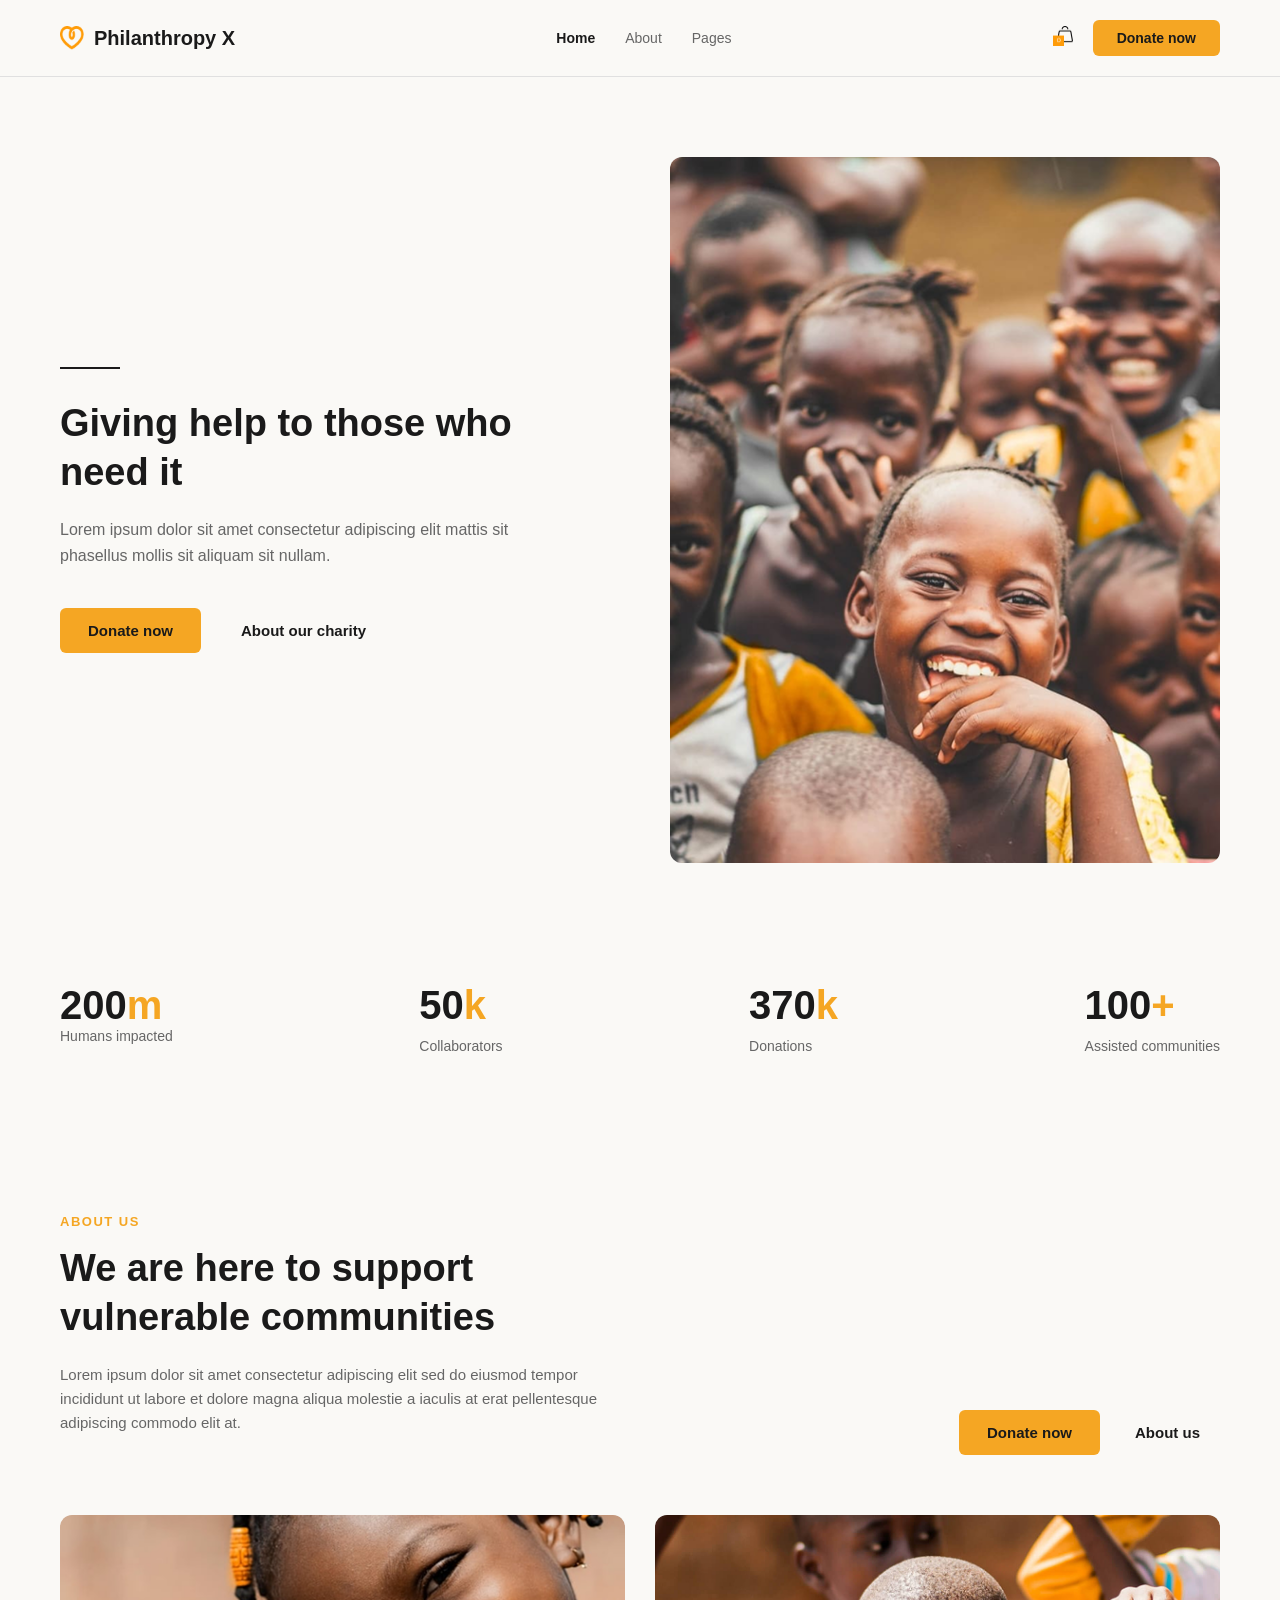
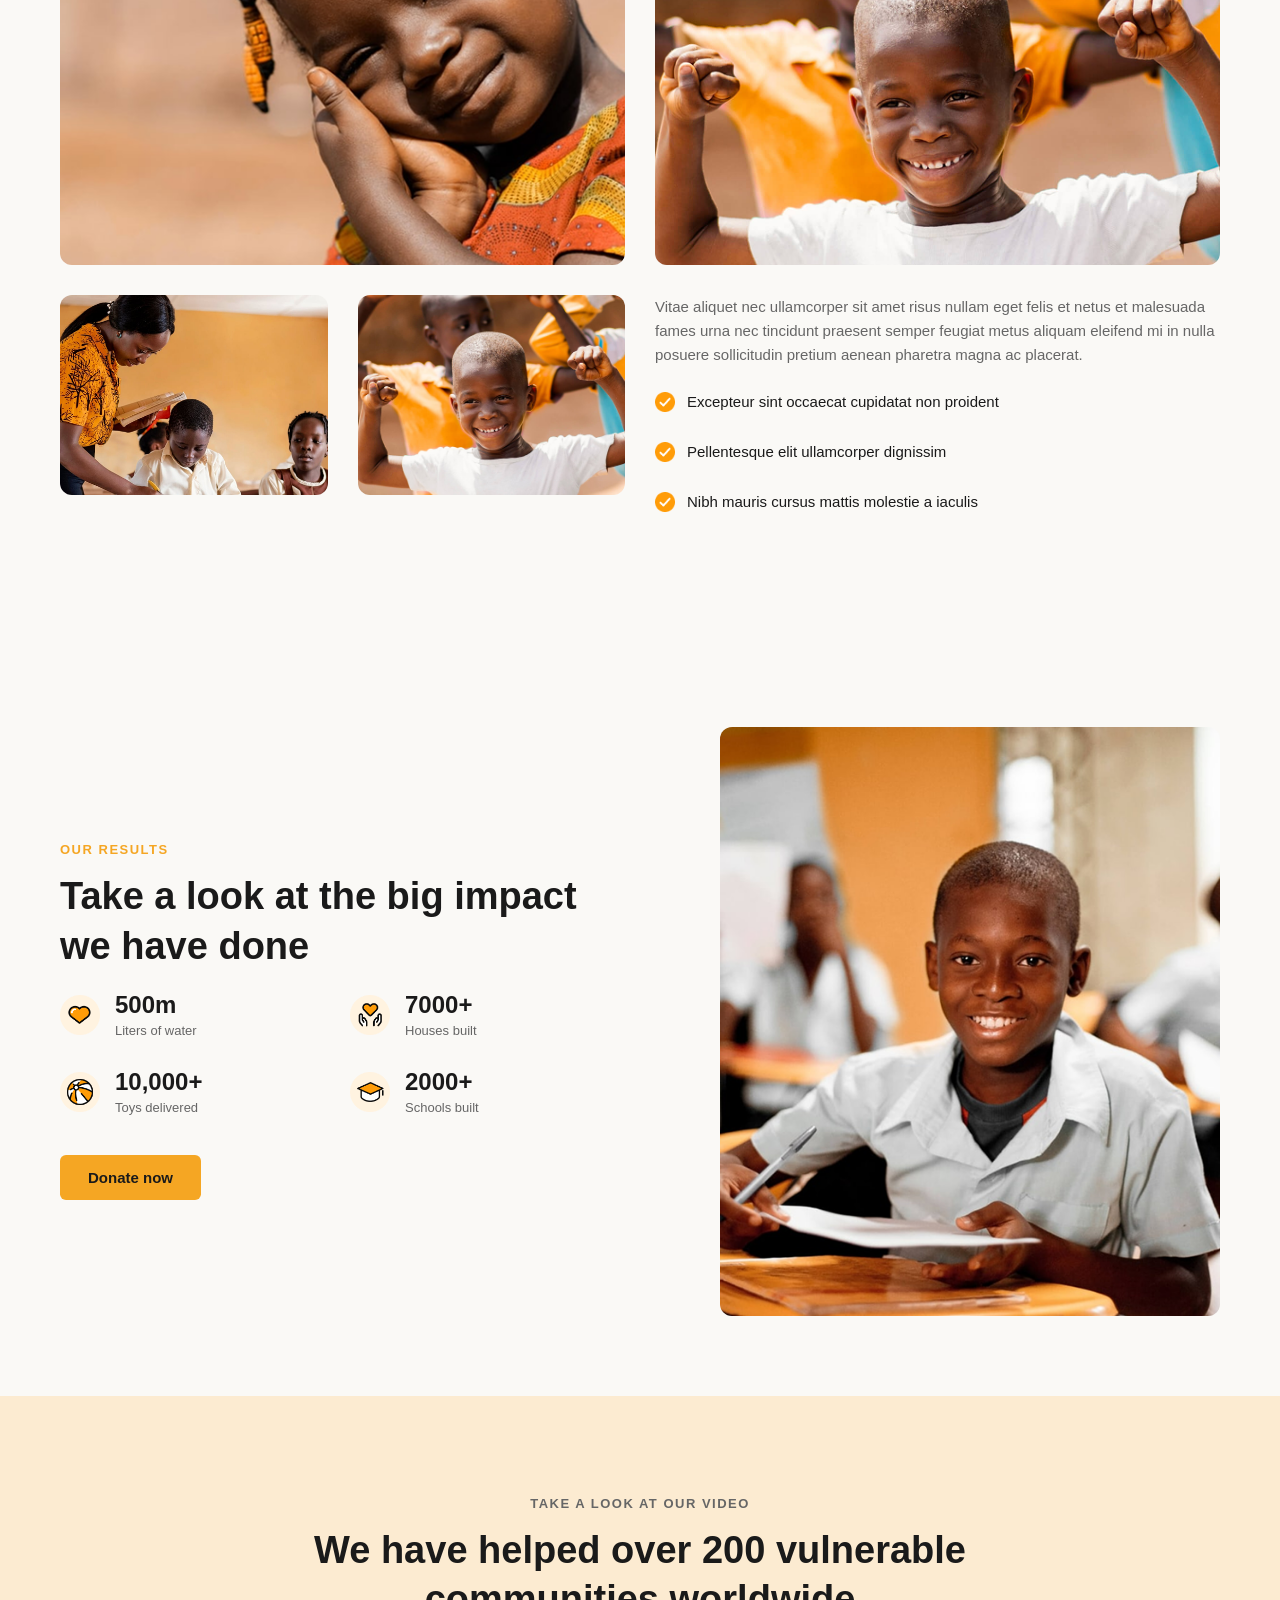
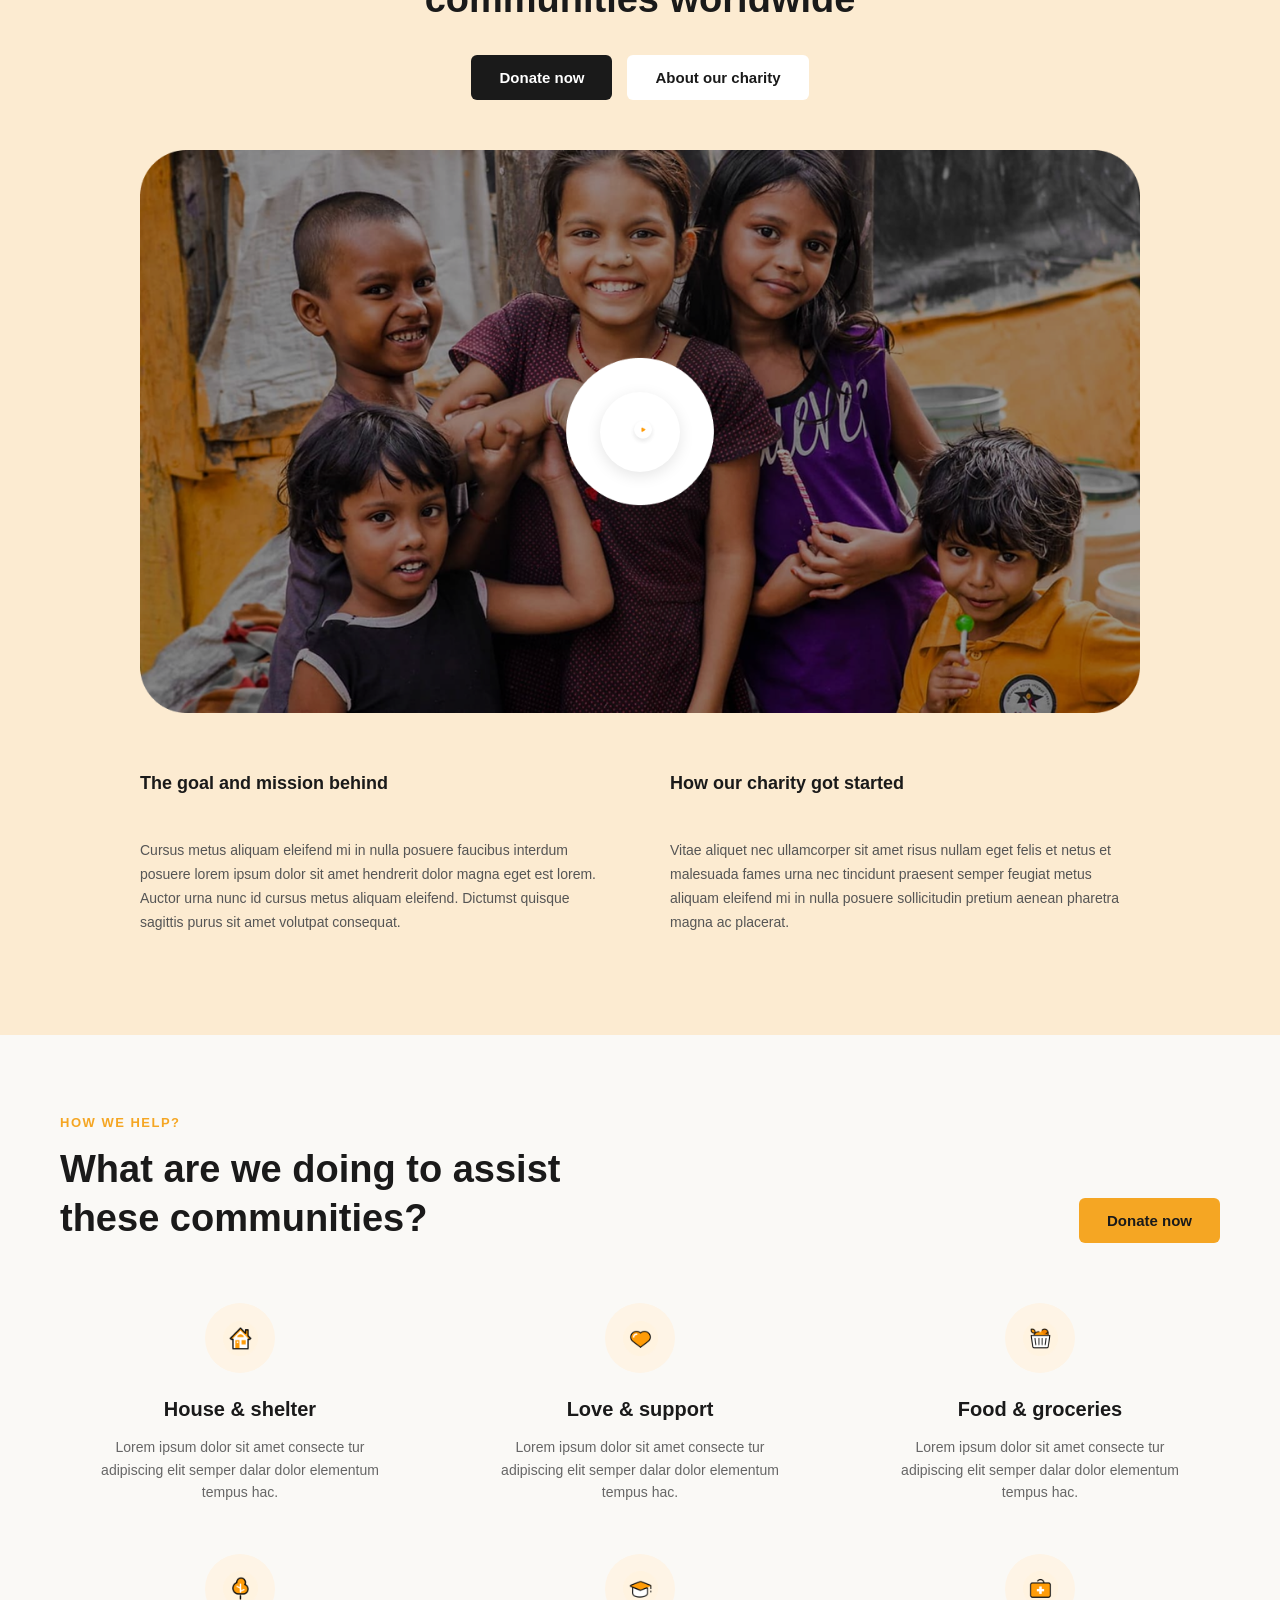
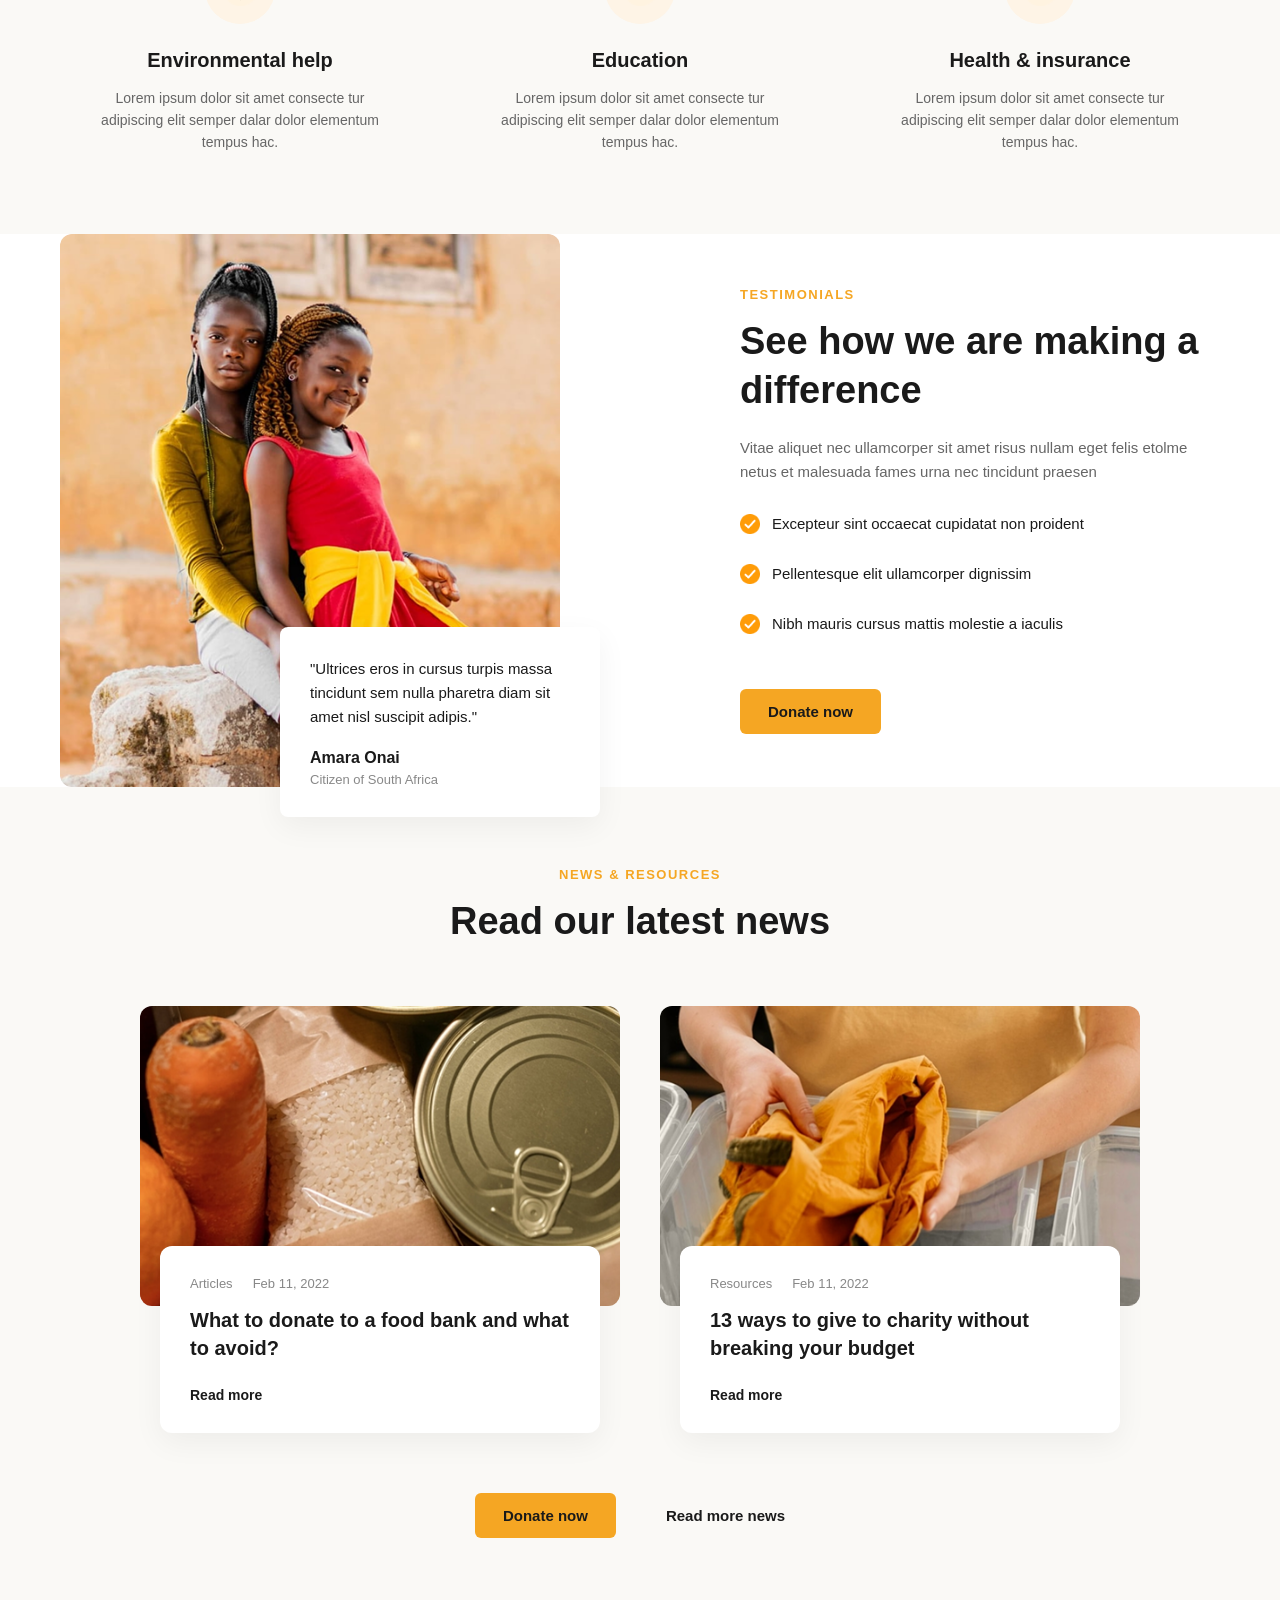
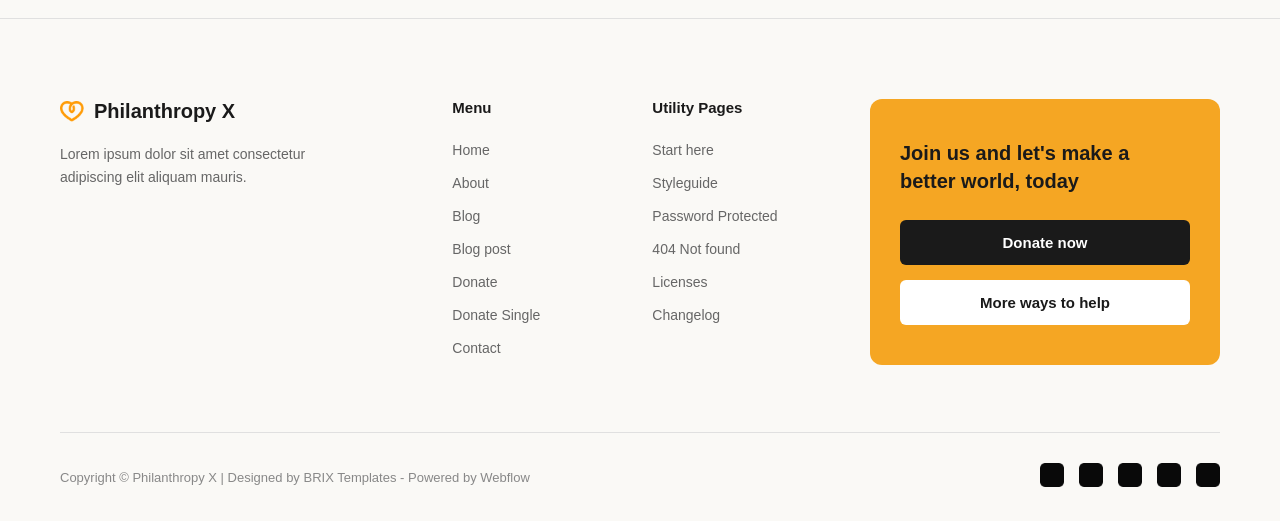
<file: index.html>
<!DOCTYPE html>
<html lang="en">
<head>
    <meta charset="UTF-8">
    <meta name="viewport" content="width=device-width, initial-scale=1.0">
    <title>Document</title>
    <link rel="stylesheet" href="style.css">
</head>
<body>
   <header class="sarlavha">
  <div class="konteyner">
    <div class="logo_qism">
      <img src="./images/Vector.png" alt="Logo" class="logo_icon">
      <span class="logo_matn">Philanthropy X</span>
    </div>
    
    <nav class="menui_asosi">
      <a href="#" class="holati_faol">Home</a>
      <a href="#">About</a>
      <a href="#">Pages</a>
    </nav>

    <div class="tugmahoi_menyu">
      <a href="#" class="sabad_icon_link">
        <img src="./images/Frame (2).png" alt="Cart" class="sabad_icon">
      </a>
      <a href="#" class="tugmai_zarin">Donate now</a>
    </div>
  </div>
</header>

<section class="qismi_asosi">
  <div class="konteyner qismi_asosi_flex">
    <div class="matni_chap">
      <div class="khati_judokunanda"></div>
      <h1 class="unvoni_asosi">Giving help to those who need it</h1>
      <p class="matni_tavsifi">Lorem ipsum dolor sit amet consectetur adipiscing elit mattis sit phasellus mollis sit aliquam sit nullam.</p>
      
      <div class="tugmahoi_asosi">
        <a href="#" class="tugmai_zarinni">Donate now</a>
        <a href="#" class="tugmai_shaffof">About our charity</a>
      </div>
    </div>

    <div class="tasviri_rost">
      <img src="./images/IMAGE (33).png" alt="Children smiling" class="rasmi_asosi">
    </div>
  </div>
</section>

<section class="omori_umumi">
  <div class="konteyner omor_flex">
    <div class="niшondihanda">
      <h2 class="raqam">200<span class="harfi_zard">m</span></h2>
      <p class="nom">Humans impacted</p>
    </div>
    
    <div class="nishondihanda">
      <h2 class="raqam">50<span class="harfi_zard">k</span></h2>
      <p class="nom">Collaborators</p>
    </div>

    <div class="nishondihanda">
      <h2 class="raqam">370<span class="harfi_zard">k</span></h2>
      <p class="nom">Donations</p>
    </div>

    <div class="nishondihanda">
      <h2 class="raqam">100<span class="harfi_zard">+</span></h2>
      <p class="nom">Assisted communities</p>
    </div>
  </div>
</section>
  <section class="qismi_darborai_mo">
  <div class="konteyner">
    
    <div class="sarlavhai_darborai_mo">
      <div class="matni_darborai_mo">
        <span class="sarlavhai_khurd">ABOUT US</span>
        <h2 class="unvoni_asosi">We are here to support vulnerable communities</h2>
        <p class="tavsifi_asosi">Lorem ipsum dolor sit amet consectetur adipiscing elit sed do eiusmod tempor incididunt ut labore et dolore magna aliqua molestie a iaculis at erat pellentesque adipiscing commodo elit at.</p>
      </div>
      <div class="tugmahoi_darborai_mo">
        <a href="#" class="tugmai_zarinni">Donate now</a>
        <a href="#" class="tugmai_shaffof">About us</a>
      </div>
    </div>

    <div class="shabakai_tasvirho">
      
      <div class="sutuni_chap">
        <img src="./images/IMAGE (34).png" alt="Smiling girl" class="rasmi_kalon_chap">
        <div class="rasmhoi_khurd">
          <img src="./images/IMAGE (36).png" alt="Woman helping" class="rasmi_khurd">
          <img src="./images/IMAGE (37).png" alt="Kids studying" class="rasmi_khurd">
        </div>
      </div>

      <div class="sutuni_rost">
        <img src="./images/IMAGE (37).png" alt="Happy boy" class="rasmi_kalon_rost">
        <div class="matni_tah_rasm">
          <p class="tavsifi_hurdi">Vitae aliquet nec ullamcorper sit amet risus nullam eget felis et netus et malesuada fames urna nec tincidunt praesent semper feugiat metus aliquam eleifend mi in nulla posuere sollicitudin pretium aenean pharetra magna ac placerat.</p>
          
          <ul class="fehrasti_alomat">
            <li>
              <img src="./images/IMAGE (45).png" alt="Check" class="icon_check">
              <span>Excepteur sint occaecat cupidatat non proident</span>
            </li>
            <li>
              <img src="./images/IMAGE (45).png" alt="Check" class="icon_check">
              <span>Pellentesque elit ullamcorper dignissim</span>
            </li>
            <li>
              <img src="./images/IMAGE (45).png" alt="Check" class="icon_check">
              <span>Nibh mauris cursus mattis molestie a iaculis</span>
            </li>
          </ul>
        </div>
      </div>

    </div>

  </div>
</section>
    <section class="natijahoi_komkori">
  <div class="konteyner natijaho_flex">
    
    <div class="qismi_matin">
      <span class="sarlavhai_khurd">OUR RESULTS</span>
      <h2 class="unvoni_asosi">Take a look at the big impact we have done</h2>
      
      <div class="shabakai_raqamho">
        <div class="karti_raqam">
          <img src="./images/IMAGE (41).png" alt="Water Icon" class="icon_raqam">
          <div class="matni_raqam">
            <h3 class="raqami_asosi">500m</h3>
            <p class="tavsifi_raqam">Liters of water</p>
          </div>
        </div>

        <div class="karti_raqam">
          <img src="./images/IMAGE (43).png" alt="House Icon" class="icon_raqam">
          <div class="matni_raqam">
            <h3 class="raqami_asosi">7000+</h3>
            <p class="tavsifi_raqam">Houses built</p>
          </div>
        </div>

        <div class="karti_raqam">
          <img src="./images/IMAGE (42).png" alt="Toy Icon" class="icon_raqam">
          <div class="matni_raqam">
            <h3 class="raqami_asosi">10,000+</h3>
            <p class="tavsifi_raqam">Toys delivered</p>
          </div>
        </div>

        <div class="karti_raqam">
          <img src="./images/IMAGE (44).png" alt="School Icon" class="icon_raqam">
          <div class="matni_raqam">
            <h3 class="raqami_asosi">2000+</h3>
            <p class="tavsifi_raqam">Schools built</p>
          </div>
        </div>
      </div>

      <a href="#" class="tugmai_zarinni">Donate now</a>
    </div>

    <div class="qismi_rasm">
      <img src="./images/IMAGE (46).png" alt="Boy in classroom" class="rasmi_natija">
    </div>

  </div>
</section>
<section class="qismi_video">
  <div class="konteyner">
    
    <div class="sarlavhai_markazi">
      <span class="matni_khurd">TAKE A LOOK AT OUR VIDEO</span>
      <h2 class="unvoni_asosi_video">We have helped over 200 vulnerable communities worldwide</h2>
      
      <div class="tugmahoi_video">
        <a href="#" class="tugmai_siyoh">Donate now</a>
        <a href="#" class="tugmai_safed">About our charity</a>
      </div>
    </div>

    <div class="bloki_video">
      <img src="./images/Frame (3).png" alt="Video Cover" class="rasmi_kaloni_video">
      <a href="#" class="tugmai_bozi">
        <img src="./images/IMAGE (47).png" alt="Play" class="icon_bozi">
      </a>
    </div>

    <div class="matni_du_sutuna">
      <div class="sutuni_chap">
        <h3 class="unvoni_sutun">The goal and mission behind</h3>
        <p class="tavsifi_sutun">Cursus metus aliquam eleifend mi in nulla posuere faucibus interdum posuere lorem ipsum dolor sit amet hendrerit dolor magna eget est lorem. Auctor urna nunc id cursus metus aliquam eleifend. Dictumst quisque sagittis purus sit amet volutpat consequat.</p>
      </div>
      
      <div class="sutuni_rost">
        <h3 class="unvoni_sutun">How our charity got started</h3>
        <p class="tavsifi_sutun">Vitae aliquet nec ullamcorper sit amet risus nullam eget felis et netus et malesuada fames urna nec tincidunt praesent semper feugiat metus aliquam eleifend mi in nulla posuere sollicitudin pretium aenean pharetra magna ac placerat.</p>
      </div>
    </div>

  </div>
</section>
<section class="qismi_kumak">
  <div class="konteyner">
    
    <div class="sarlavhai_qism">
      <div class="matni_sarlavha">
        <span class="sarlavhai_khurd">HOW WE HELP?</span>
        <h2 class="unvoni_asosi_kumak">What are we doing to assist these communities?</h2>
      </div>
      <a href="#" class="tugmai_zarinni">Donate now</a>
    </div>

    <div class="shabakai_kartaho">
      
      <div class="karti_kumak">
        <div class="davrai_icon">
          <img src="./images/IMAGE (48).png" alt="House" class="icon_kumak">
        </div>
        <h3 class="unvoni_kart">House & shelter</h3>
        <p class="tavsifi_kart">Lorem ipsum dolor sit amet consecte tur adipiscing elit semper dalar dolor elementum tempus hac.</p>
      </div>

      <div class="karti_kumak">
        <div class="davrai_icon">
          <img src="./images/IMAGE (49).png" alt="Heart" class="icon_kumak">
        </div>
        <h3 class="unvoni_kart">Love & support</h3>
        <p class="tavsifi_kart">Lorem ipsum dolor sit amet consecte tur adipiscing elit semper dalar dolor elementum tempus hac.</p>
      </div>

      <div class="karti_kumak">
        <div class="davrai_icon">
          <img src="./images/IMAGE (50).png" alt="Food" class="icon_kumak">
        </div>
        <h3 class="unvoni_kart">Food & groceries</h3>
        <p class="tavsifi_kart">Lorem ipsum dolor sit amet consecte tur adipiscing elit semper dalar dolor elementum tempus hac.</p>
      </div>

      <div class="karti_kumak">
        <div class="davrai_icon">
          <img src="./images/IMAGE (51).png" alt="Tree" class="icon_kumak">
        </div>
        <h3 class="unvoni_kart">Environmental help</h3>
        <p class="tavsifi_kart">Lorem ipsum dolor sit amet consecte tur adipiscing elit semper dalar dolor elementum tempus hac.</p>
      </div>

      <div class="karti_kumak">
        <div class="davrai_icon">
          <img src="./images/IMAGE (52).png" alt="Education" class="icon_kumak">
        </div>
        <h3 class="unvoni_kart">Education</h3>
        <p class="tavsifi_kart">Lorem ipsum dolor sit amet consecte tur adipiscing elit semper dalar dolor elementum tempus hac.</p>
      </div>

      <div class="karti_kumak">
        <div class="davrai_icon">
          <img src="./images/IMAGE (53).png" alt="Health" class="icon_kumak">
        </div>
        <h3 class="unvoni_kart">Health & insurance</h3>
        <p class="tavsifi_kart">Lorem ipsum dolor sit amet consecte tur adipiscing elit semper dalar dolor elementum tempus hac.</p>
      </div>

    </div>

  </div>
</section>
<section class="qismi_shahodat">
  <div class="konteyner shahodat_flex">
    
    <div class="qismi_rasm_shahodat">
      <img src="./images/IMAGE (54).png" alt="Women smiling" class="rasmi_shahodat">
      
      <div class="karti_shahodat">
        <p class="matni_shahodat">"Ultrices eros in cursus turpis massa tincidunt sem nulla pharetra diam sit amet nisl suscipit adipis."</p>
        <h4 class="nomi_shahod">Amara Onai</h4>
        <p class="holati_shahod">Citizen of South Africa</p>
      </div>
    </div>

    <div class="qismi_maton_shahodat">
      <span class="sarlavhai_khurd">TESTIMONIALS</span>
      <h2 class="unvoni_asosi">See how we are making a difference</h2>
      <p class="tavsifi_asosi">Vitae aliquet nec ullamcorper sit amet risus nullam eget felis etolme netus et malesuada fames urna nec tincidunt praesen</p>
      
      <ul class="fehrasti_alomat">
        <li>
          <img src="./images/IMAGE (45).png" alt="Check" class="icon_check">
          <span>Excepteur sint occaecat cupidatat non proident</span>
        </li>
        <li>
          <img src="./images/IMAGE (45).png" alt="Check" class="icon_check">
          <span>Pellentesque elit ullamcorper dignissim</span>
        </li>
        <li>
          <img src="./images/IMAGE (45).png" alt="Check" class="icon_check">
          <span>Nibh mauris cursus mattis molestie a iaculis</span>
        </li>
      </ul>

      <a href="#" class="tugmai_zarinni">Donate now</a>
    </div>

  </div>
</section>
<section class="qismi_khabarho">
  <div class="konteyner">
    
    <div class="sarlavhai_khabarho_markazi">
      <span class="sarlavhai_khurd">NEWS & RESOURCES</span>
      <h2 class="unvoni_asosi">Read our latest news</h2>
    </div>

    <div class="shabakai_khabarho">
      
      <div class="karti_khabar">
        <img src="./images/Frame (4).png" alt="Food bank" class="rasmi_khabar">
        <div class="matni_khabar">
          <div class="malumoti_khabar">
            <span class="toifa_khabar">Articles</span>
            <span class="sanai_khabar">Feb 11, 2022</span>
          </div>
          <h3 class="unvoni_khabar">What to donate to a food bank and what to avoid?</h3>
          <a href="#" class="link_khabar">Read more</a>
        </div>
      </div>

      <div class="karti_khabar">
        <img src="./images/Frame (5).png" alt="Clothes donation" class="rasmi_khabar">
        <div class="matni_khabar">
          <div class="malumoti_khabar">
            <span class="toifa_khabar">Resources</span>
            <span class="sanai_khabar">Feb 11, 2022</span>
          </div>
          <h3 class="unvoni_khabar">13 ways to give to charity without breaking your budget</h3>
          <a href="#" class="link_khabar">Read more</a>
        </div>
      </div>

    </div>

    <div class="tugmahoi_markazi">
      <a href="#" class="tugmai_zarinni">Donate now</a>
      <a href="#" class="tugmai_shaffof">Read more news</a>
    </div>

  </div>
</section>
<footer class="poyi_sahifa">
  <div class="konteyner">
    <div class="boloi_poyi">
      
      <div class="brend_poyi">
        <a href="#" class="link_logo_poyi">
          <img src="./images/Vector.png" alt="Philanthropy X Logo" class="icon_logo_poyi">
          <span class="matni_logo_poyi">Philanthropy X</span>
        </a>
        <p class="tavsifi_poyi">Lorem ipsum dolor sit amet consectetur adipiscing elit aliquam mauris.</p>
      </div>

      <div class="linkhoi_poyi">
        <div class="sutuni_poyi">
          <h4 class="sarlavhai_sutun_poyi">Menu</h4>
          <ul class="fehrasti_poyi">
            <li><a href="#">Home</a></li>
            <li><a href="#">About</a></li>
            <li><a href="#">Blog</a></li>
            <li><a href="#">Blog post</a></li>
            <li><a href="#">Donate</a></li>
            <li><a href="#">Donate Single</a></li>
            <li><a href="#">Contact</a></li>
          </ul>
        </div>
        <div class="sutuni_poyi">
          <h4 class="sarlavhai_sutun_poyi">Utility Pages</h4>
          <ul class="fehrasti_poyi">
            <li><a href="#">Start here</a></li>
            <li><a href="#">Styleguide</a></li>
            <li><a href="#">Password Protected</a></li>
            <li><a href="#">404 Not found</a></li>
            <li><a href="#">Licenses</a></li>
            <li><a href="#">Changelog</a></li>
          </ul>
        </div>
      </div>

      <div class="qutti_zarinni_poyi">
        <h4 class="sarlavhai_qutti">Join us and let's make a better world, today</h4>
        <div class="tugmahoi_qutti">
          <a href="#" class="tugmai_siyoh_poyi">Donate now</a>
          <a href="#" class="tugmai_safed_poyi">More ways to help</a>
        </div>
      </div>

    </div>

    <div class="tahai_poyi">
      <p class="matni_huquq">Copyright © Philanthropy X | Designed by BRIX Templates - Powered by Webflow</p>
      <div class="iconhoi_ijtimoi">
        <a href="#"><img src="./images/Frame (7).png" alt="Social" class="icon_ijtimoi"></a>
        <a href="#"><img src="./images/Frame (7).png" alt="Social" class="icon_ijtimoi"></a>
        <a href="#"><img src="./images/Frame (7).png" alt="Social" class="icon_ijtimoi"></a>
        <a href="#"><img src="./images/Frame (7).png" alt="Social" class="icon_ijtimoi"></a>
        <a href="#"><img src="./images/Frame (7).png" alt="Social" class="icon_ijtimoi"></a>
      </div>
    </div>
  </div>
</footer>

</body>
</html>
</file>
<file: style.css>
* {
  margin: 0;
  padding: 0;
  box-sizing: border-box;
  font-family: 'Inter', sans-serif;
}

.konteyner {
  max-width: 1200px;
  margin: 0 auto;
  padding: 0 20px;
}

.sarlavha {
  padding: 20px 0;
  background-color: #faf9f6;
  border-bottom: 1px solid #e0e0e0;
}

.sarlavha .konteyner {
  display: flex;
  justify-content: space-between;
  align-items: center;
}

.logo_qism {
  display: flex;
  align-items: center;
  gap: 10px;
}

.logo_icon {
  width: 24px;
  height: 24px;
}

.logo_matn {
  font-weight: 700;
  font-size: 20px;
  color: #1a1a1a;
}

.menui_asosi {
  display: flex;
  gap: 30px;
}

.menui_asosi a {
  text-decoration: none;
  color: #666;
  font-size: 14px;
  font-weight: 500;
}

.menui_asosi a.holati_faol {
  color: #1a1a1a;
  font-weight: 600;
}

.tugmahoi_menyu {
  display: flex;
  align-items: center;
  gap: 20px;
}

.sabad_icon {
  width: 20px;
  height: 20px;
}

.tugmai_zarin {
  background-color: #f5a623;
  color: #1a1a1a;
  padding: 10px 24px;
  text-decoration: none;
  border-radius: 6px;
  font-size: 14px;
  font-weight: 600;
}

.qismi_asosi {
  background-color: #faf9f6;
  padding: 80px 0;
}

.qismi_asosi_flex {
  display: flex;
  justify-content: space-between;
  align-items: center;
  gap: 50px;
}

.matni_chap {
  flex: 1;
  max-width: 500px;
}

.khati_judokunanda {
  width: 60px;
  height: 2px;
  background-color: #1a1a1a;
  margin-bottom: 30px;
}

.unvoni_asosi {
  font-size: 48px;
  font-weight: 700;
  color: #1a1a1a;
  line-height: 1.2;
  margin-bottom: 20px;
}

.matni_tavsifi {
  font-size: 16px;
  color: #666;
  line-height: 1.6;
  margin-bottom: 40px;
}

.tugmahoi_asosi {
  display: flex;
  align-items: center;
  gap: 20px;
}

.tugmai_zarinni {
  background-color: #f5a623;
  color: #1a1a1a;
  padding: 14px 28px;
  text-decoration: none;
  border-radius: 6px;
  font-size: 15px;
  font-weight: 600;
}

.tugmai_shaffof {
  color: #1a1a1a;
  text-decoration: none;
  font-size: 15px;
  font-weight: 600;
}

.tasviri_rost {
  flex: 1;
  display: flex;
  justify-content: flex-end;
}

.rasmi_asosi {
  width: 100%;
  max-width: 550px;
  height: auto;
  border-radius: 12px;
  object-fit: cover;
}

.omori_umumi {
  background-color: #faf9f6;
  padding: 40px 0 80px 0;
}

.omor_flex {
  display: flex;
  justify-content: space-between;
  flex-wrap: wrap;
  gap: 20px;
}

.nishondihanda {
  display: flex;
  flex-direction: column;
  gap: 10px;
}

.raqam {
  font-size: 40px;
  font-weight: 800;
  color: #1a1a1a;
}

.harfi_zard {
  color: #f5a623;
}

.nom {
  font-size: 14px;
  color: #666;
}
.qismi_darborai_mo {
  background-color: #faf9f6;
  padding: 80px 0;
}

.sarlavhai_darborai_mo {
  display: flex;
  justify-content: space-between;
  align-items: flex-end;
  margin-bottom: 50px;
  gap: 40px;
}

.matni_darborai_mo {
  max-width: 550px;
}

.sarlavhai_khurd {
  display: block;
  font-size: 13px;
  font-weight: 600;
  color: #666;
  letter-spacing: 1.5px;
  text-transform: uppercase;
  margin-bottom: 15px;
}

.unvoni_asosi {
  font-size: 38px;
  font-weight: 700;
  color: #1a1a1a;
  line-height: 1.3;
  margin-bottom: 20px;
}

.tavsifi_asosi {
  font-size: 15px;
  color: #666;
  line-height: 1.6;
}

.tugmahoi_darborai_mo {
  display: flex;
  align-items: center;
  gap: 15px;
  margin-bottom: 10px;
}

.tugmai_zarinni {
  display: inline-block;
  background-color: #f5a623;
  color: #1a1a1a;
  padding: 14px 28px;
  text-decoration: none;
  border-radius: 6px;
  font-size: 15px;
  font-weight: 600;
  white-space: nowrap;
}

.tugmai_shaffof {
  color: #1a1a1a;
  text-decoration: none;
  font-size: 15px;
  font-weight: 600;
  padding: 14px 20px;
  white-space: nowrap;
}

.shabakai_tasvirho {
  display: grid;
  grid-template-columns: 1fr 1fr;
  gap: 30px;
}

.sutuni_chap {
  display: flex;
  flex-direction: column;
  gap: 30px;
}

.rasmi_kalon_chap {
  width: 100%;
  height: 350px;
  object-fit: cover;
  border-radius: 12px;
}

.rasmhoi_khurd {
  display: grid;
  grid-template-columns: 1fr 1fr;
  gap: 30px;
}

.rasmi_khurd {
  width: 100%;
  height: 200px;
  object-fit: cover;
  border-radius: 12px;
}

.sutuni_rost {
  display: flex;
  flex-direction: column;
  gap: 30px;
}

.rasmi_kalon_rost {
  width: 100%;
  height: 350px;
  object-fit: cover;
  border-radius: 12px;
}

.matni_tah_rasm {
  display: flex;
  flex-direction: column;
  gap: 25px;
}

.tavsifi_hurdi {
  font-size: 15px;
  color: #666;
  line-height: 1.6;
}

.fehrasti_alomat {
  list-style: none;
  padding: 0;
  margin: 0;
  display: flex;
  flex-direction: column;
  gap: 15px;
}

.fehrasti_alomat li {
  display: flex;
  align-items: center;
  gap: 12px;
  font-size: 15px;
  color: #1a1a1a;
  font-weight: 500;
}

.icon_check {
  width: 20px;
  height: 20px;
  object-fit: contain;
}
.natijahoi_komkori {
  background-color: #faf9f6;
  padding: 80px 0;
}

.natijaho_flex {
  display: flex;
  justify-content: space-between;
  align-items: center;
  gap: 60px;
}

.qismi_matin {
  flex: 1;
  max-width: 550px;
}

.sarlavhai_khurd {
  display: block;
  font-size: 12px;
  font-weight: 600;
  color: #666;
  letter-spacing: 1px;
  text-transform: uppercase;
  margin-bottom: 15px;
}

.unvoni_asosi {
  font-size: 40px;
  font-weight: 700;
  color: #1a1a1a;
  line-height: 1.2;
  margin-bottom: 40px;
}

.shabakai_raqamho {
  display: grid;
  grid-template-columns: 1fr 1fr;
  gap: 30px;
  margin-bottom: 40px;
}

.karti_raqam {
  display: flex;
  align-items: center;
  gap: 15px;
}

.icon_raqam {
  width: 40px;
  height: 40px;
  object-fit: contain;
}

.matni_raqam {
  display: flex;
  flex-direction: column;
  gap: 4px;
}

.raqami_asosi {
  font-size: 24px;
  font-weight: 700;
  color: #1a1a1a;
  margin: 0;
}

.tavsifi_raqam {
  font-size: 13px;
  color: #666;
  margin: 0;
}

.tugmai_zarinni {
  display: inline-block;
  background-color: #f5a623;
  color: #1a1a1a;
  padding: 14px 28px;
  text-decoration: none;
  border-radius: 6px;
  font-size: 15px;
  font-weight: 600;
}

.qismi_rasm {
  flex: 1;
  display: flex;
  justify-content: flex-end;
}

.rasmi_natija {
  width: 100%;
  max-width: 500px;
  height: auto;
  border-radius: 12px;
  object-fit: cover;
}
.qismi_video {
  background-color: #fcebd1;
  padding: 100px 0;
}

.sarlavhai_markazi {
  display: flex;
  flex-direction: column;
  align-items: center;
  text-align: center;
  max-width: 800px;
  margin: 0 auto 50px auto;
}

.matni_khurd {
  font-size: 13px;
  font-weight: 600;
  color: #666;
  letter-spacing: 1.5px;
  text-transform: uppercase;
  margin-bottom: 15px;
}

.unvoni_asosi_video {
  font-size: 38px;
  font-weight: 700;
  color: #1a1a1a;
  line-height: 1.3;
  margin-bottom: 30px;
}

.tugmahoi_video {
  display: flex;
  gap: 15px;
}

.tugmai_siyoh,
.tugmai_safed {
  padding: 14px 28px;
  text-decoration: none;
  border-radius: 6px;
  font-size: 15px;
  font-weight: 600;
  transition: opacity 0.3s ease;
}

.tugmai_siyoh {
  background-color: #1a1a1a;
  color: #ffffff;
}

.tugmai_safed {
  background-color: #ffffff;
  color: #1a1a1a;
}

.tugmai_siyoh:hover,
.tugmai_safed:hover {
  opacity: 0.8;
}

.bloki_video {
  position: relative;
  width: 100%;
  max-width: 1000px;
  margin: 0 auto 60px auto;
}

.rasmi_kaloni_video {
  width: 100%;
  height: auto;
  border-radius: 20px;
  display: block;
  object-fit: cover;
}

.tugmai_bozi {
  position: absolute;
  top: 50%;
  left: 50%;
  transform: translate(-50%, -50%);
  background-color: #ffffff;
  width: 80px;
  height: 80px;
  border-radius: 50%;
  display: flex;
  justify-content: center;
  align-items: center;
  box-shadow: 0 4px 15px rgba(0, 0, 0, 0.1);
  transition: transform 0.3s ease;
}

.tugmai_bozi:hover {
  transform: translate(-50%, -50%) scale(1.1);
}

.icon_bozi {
  width: 30px;
  height: 30px;
  margin-left: 5px;
}

.matni_du_sutuna {
  display: flex;
  justify-content: space-between;
  gap: 60px;
  max-width: 1000px;
  margin: 0 auto;
}

.sutuni_chap,
.sutuni_rost {
  flex: 1;
}

.unvoni_sutun {
  font-size: 18px;
  font-weight: 700;
  color: #1a1a1a;
  margin-bottom: 15px;
}

.tavsifi_sutun {
  font-size: 14px;
  color: #555;
  line-height: 1.7;
}
.qismi_kumak {
  background-color: #faf9f6;
  padding: 80px 0;
}

.sarlavhai_qism {
  display: flex;
  justify-content: space-between;
  align-items: flex-end;
  margin-bottom: 60px;
}

.matni_sarlavha {
  max-width: 550px;
}

.sarlavhai_khurd {
  display: block;
  font-size: 13px;
  font-weight: 600;
  color: #666;
  letter-spacing: 1.5px;
  text-transform: uppercase;
  margin-bottom: 15px;
}

.unvoni_asosi_kumak {
  font-size: 38px;
  font-weight: 700;
  color: #1a1a1a;
  line-height: 1.3;
}

.tugmai_zarinni {
  display: inline-block;
  background-color: #f5a623;
  color: #1a1a1a;
  padding: 14px 28px;
  text-decoration: none;
  border-radius: 6px;
  font-size: 15px;
  font-weight: 600;
  white-space: nowrap;
}

.shabakai_kartaho {
  display: grid;
  grid-template-columns: repeat(3, 1fr);
  gap: 50px 40px;
}

.karti_kumak {
  display: flex;
  flex-direction: column;
  align-items: center;
  text-align: center;
}

.davrai_icon {
  width: 70px;
  height: 70px;
  background-color: #fef4e6;
  border-radius: 50%;
  display: flex;
  justify-content: center;
  align-items: center;
  margin-bottom: 25px;
}

.icon_kumak {
  width: 35px;
  height: 35px;
  object-fit: contain;
}

.unvoni_kart {
  font-size: 20px;
  font-weight: 700;
  color: #1a1a1a;
  margin-bottom: 15px;
}

.tavsifi_kart {
  font-size: 14px;
  color: #666;
  line-height: 1.6;
  max-width: 300px;
}qismi_shahodat {
  background-color: #faf9f6;
  padding: 100px 0;
}

.shahodat_flex {
  display: flex;
  justify-content: space-between;
  align-items: center;
  gap: 80px;
}

.qismi_rasm_shahodat {
  flex: 1;
  position: relative;
  max-width: 500px;
}

.rasmi_shahodat {
  width: 100%;
  height: auto;
  border-radius: 12px;
  display: block;
}

.karti_shahodat {
  position: absolute;
  bottom: -30px;
  right: -40px;
  background-color: #ffffff;
  padding: 30px;
  border-radius: 8px;
  width: 320px;
  box-shadow: 0 10px 30px rgba(0, 0, 0, 0.05);
  z-index: 2;
}

.matni_shahodat {
  font-size: 15px;
  color: #1a1a1a;
  line-height: 1.6;
  font-weight: 500;
  margin-bottom: 20px;
}

.nomi_shahod {
  font-size: 16px;
  font-weight: 700;
  color: #1a1a1a;
  margin-bottom: 5px;
}

.holati_shahod {
  font-size: 13px;
  color: #888;
}

.qismi_maton_shahodat {
  flex: 1;
  max-width: 500px;
  padding-left: 20px;
}

.sarlavhai_khurd {
  display: block;
  font-size: 13px;
  font-weight: 600;
  color: #666;
  letter-spacing: 1.5px;
  text-transform: uppercase;
  margin-bottom: 15px;
}

.unvoni_asosi {
  font-size: 38px;
  font-weight: 700;
  color: #1a1a1a;
  line-height: 1.3;
  margin-bottom: 20px;
}

.tavsifi_asosi {
  font-size: 15px;
  color: #666;
  line-height: 1.6;
  margin-bottom: 30px;
}

.fehrasti_alomat {
  list-style: none;
  padding: 0;
  margin-bottom: 40px;
}

.fehrasti_alomat li {
  display: flex;
  align-items: center;
  gap: 12px;
  margin-bottom: 15px;
  font-size: 15px;
  color: #1a1a1a;
  font-weight: 500;
}

.icon_check {
  width: 20px;
  height: 20px;
  object-fit: contain;
}

.tugmai_zarinni {
  display: inline-block;
  background-color: #f5a623;
  color: #1a1a1a;
  padding: 14px 28px;
  text-decoration: none;
  border-radius: 6px;
  font-size: 15px;
  font-weight: 600;
  transition: opacity 0.3s ease;
}

.tugmai_zarinni:hover {
  opacity: 0.8;
}
.qismi_khabarho {
  background-color: #faf9f6;
  padding: 80px 0;
}

.sarlavhai_khabarho_markazi {
  text-align: center;
  margin-bottom: 60px;
}

.sarlavhai_khurd {
  display: block;
  font-size: 13px;
  font-weight: 600;
  color: #f5a623;
  letter-spacing: 1.5px;
  text-transform: uppercase;
  margin-bottom: 15px;
}

.unvoni_asosi {
  font-size: 38px;
  font-weight: 700;
  color: #1a1a1a;
  line-height: 1.3;
}

.shabakai_khabarho {
  display: grid;
  grid-template-columns: 1fr 1fr;
  gap: 40px;
  max-width: 1000px;
  margin: 0 auto 60px auto;
}

.karti_khabar {
  display: flex;
  flex-direction: column;
}

.rasmi_khabar {
  width: 100%;
  height: 300px;
  object-fit: cover;
  border-radius: 12px;
}

.matni_khabar {
  background-color: #ffffff;
  padding: 30px;
  border-radius: 12px;
  margin: -60px 20px 0 20px;
  position: relative;
  z-index: 2;
  box-shadow: 0 10px 30px rgba(0, 0, 0, 0.05);
  flex: 1;
  display: flex;
  flex-direction: column;
}

.malumoti_khabar {
  display: flex;
  align-items: center;
  gap: 20px;
  margin-bottom: 15px;
}

.toifa_khabar,
.sanai_khabar {
  font-size: 13px;
  color: #888;
}

.unvoni_khabar {
  font-size: 20px;
  font-weight: 700;
  color: #1a1a1a;
  line-height: 1.4;
  margin-bottom: 25px;
  flex: 1;
}

.link_khabar {
  text-decoration: none;
  color: #1a1a1a;
  font-size: 14px;
  font-weight: 600;
  transition: color 0.3s ease;
}

.link_khabar:hover {
  color: #f5a623;
}

.tugmahoi_markazi {
  display: flex;
  justify-content: center;
  align-items: center;
  gap: 30px;
}

.tugmai_zarinni {
  display: inline-block;
  background-color: #f5a623;
  color: #1a1a1a;
  padding: 14px 28px;
  text-decoration: none;
  border-radius: 6px;
  font-size: 15px;
  font-weight: 600;
  transition: opacity 0.3s ease;
}

.tugmai_zarinni:hover {
  opacity: 0.8;
}

.tugmai_shaffof {
  color: #1a1a1a;
  text-decoration: none;
  font-size: 15px;
  font-weight: 600;
  padding: 14px 20px;
  transition: color 0.3s ease;
}

.tugmai_shaffof:hover {
  color: #f5a623;
}
.poyi_sahifa {
  background-color: #faf9f6;
  padding: 80px 0 30px;
  font-family: 'Inter', sans-serif;
  color: #1a1a1a;
  border-top: 1px solid #e0e0e0;
}

.boloi_poyi {
  display: flex;
  justify-content: space-between;
  align-items: flex-start;
  flex-wrap: wrap;
  gap: 40px;
  margin-bottom: 60px;
}

.brend_poyi {
  flex: 1;
  min-width: 250px;
  max-width: 300px;
}

.link_logo_poyi {
  display: flex;
  align-items: center;
  gap: 10px;
  text-decoration: none;
  margin-bottom: 20px;
}

.icon_logo_poyi {
  width: 24px;
  height: 24px;
  object-fit: contain;
}

.matni_logo_poyi {
  font-size: 20px;
  font-weight: 700;
  color: #1a1a1a;
}

.tavsifi_poyi {
  font-size: 14px;
  line-height: 1.6;
  color: #666;
}

.linkhoi_poyi {
  display: flex;
  gap: 80px;
  flex-wrap: wrap;
}

.sutuni_poyi {
  min-width: 120px;
}

.sarlavhai_sutun_poyi {
  font-size: 15px;
  font-weight: 700;
  margin-bottom: 25px;
  color: #1a1a1a;
}

.fehrasti_poyi {
  list-style: none;
  padding: 0;
  margin: 0;
}

.fehrasti_poyi li {
  margin-bottom: 15px;
}

.fehrasti_poyi a {
  text-decoration: none;
  font-size: 14px;
  color: #666;
  transition: color 0.3s ease;
}

.fehrasti_poyi a:hover {
  color: #f5a623;
}

.qutti_zarinni_poyi {
  background-color: #f5a623;
  padding: 40px 30px;
  border-radius: 12px;
  flex: 1;
  min-width: 280px;
  max-width: 350px;
}

.sarlavhai_qutti {
  font-size: 20px;
  font-weight: 700;
  line-height: 1.4;
  margin-bottom: 25px;
  color: #1a1a1a;
}

.tugmahoi_qutti {
  display: flex;
  flex-direction: column;
  gap: 15px;
}

.tugmai_siyoh_poyi,
.tugmai_safed_poyi {
  display: block;
  text-align: center;
  padding: 14px 24px;
  border-radius: 6px;
  text-decoration: none;
  font-size: 15px;
  font-weight: 600;
  transition: opacity 0.3s ease;
}

.tugmai_siyoh_poyi {
  background-color: #1a1a1a;
  color: #ffffff;
}

.tugmai_safed_poyi {
  background-color: #ffffff;
  color: #1a1a1a;
}

.tugmai_siyoh_poyi:hover,
.tugmai_safed_poyi:hover {
  opacity: 0.8;
}

.tahai_poyi {
  display: flex;
  justify-content: space-between;
  align-items: center;
  padding-top: 30px;
  border-top: 1px solid #e0e0e0;
  flex-wrap: wrap;
  gap: 20px;
}

.matni_huquq {
  font-size: 13px;
  color: #888;
  margin: 0;
}

.iconhoi_ijtimoi {
  display: flex;
  gap: 15px;
}

.icon_ijtimoi {
  width: 24px;
  height: 24px;
  object-fit: contain;
  transition: transform 0.3s ease;
}

.icon_ijtimoi:hover {
  transform: translateY(-3px);
}
</file>
